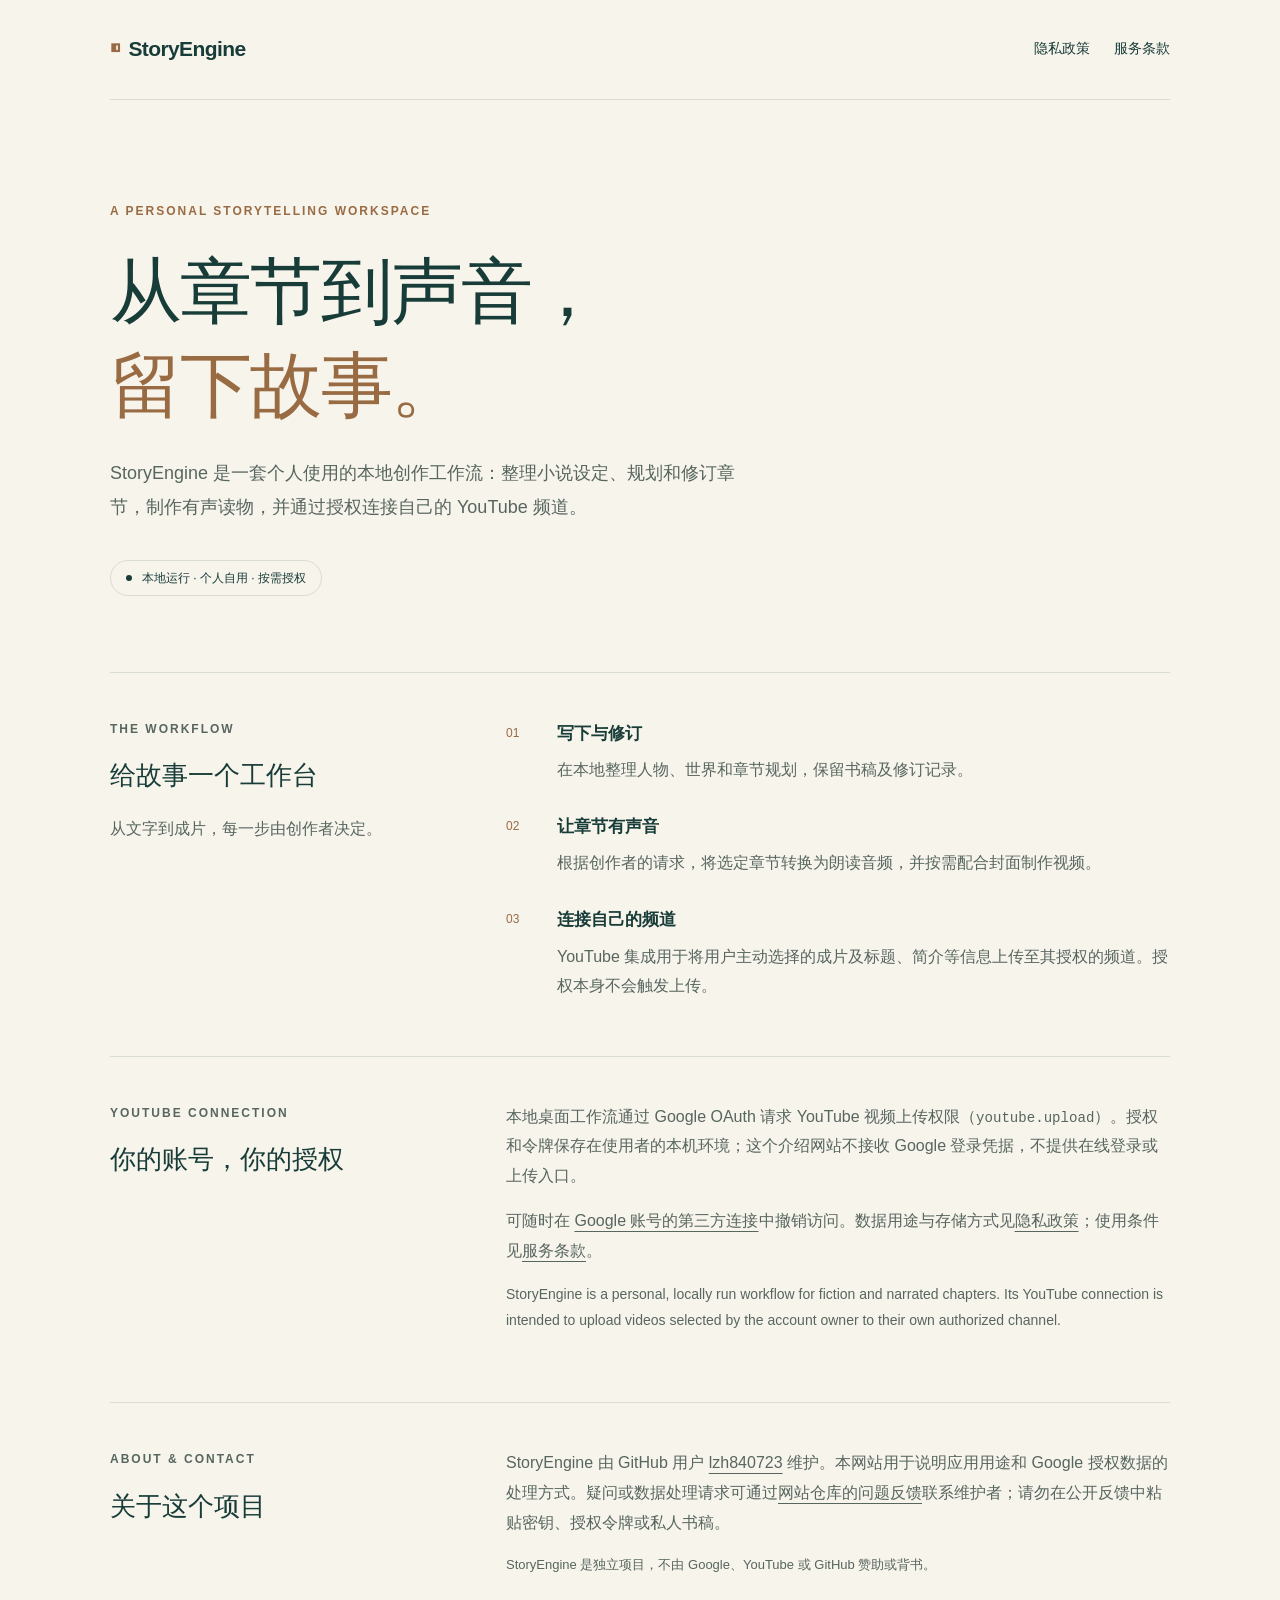
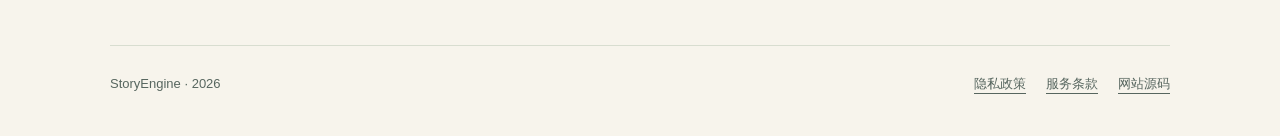
<file: index.html>
<!doctype html>
<html lang="zh-CN">
<head>
  <meta charset="utf-8">
  <meta name="viewport" content="width=device-width, initial-scale=1">
  <meta name="description" content="StoryEngine 是个人使用的小说创作与有声章节工作流，支持将用户选定的视频上传至自己的 YouTube 频道。">
  <title>StoryEngine — 从章节到声音</title>
  <link rel="stylesheet" href="styles.css">
</head>
<body>
  <a class="skip" href="#main">跳到正文</a>
  <div class="wrap">
    <header>
      <a class="brand" href="./" aria-label="StoryEngine 首页"><span aria-hidden="true">◧</span>StoryEngine</a>
      <nav aria-label="主要导航"><a href="privacy.html">隐私政策</a><a href="terms.html">服务条款</a></nav>
    </header>
    <main id="main">
      <section class="hero">
        <p class="eyebrow">A personal storytelling workspace</p>
        <h1>从章节到声音，<br><em>留下故事。</em></h1>
        <p class="lead">StoryEngine 是一套个人使用的本地创作工作流：整理小说设定、规划和修订章节，制作有声读物，并通过授权连接自己的 YouTube 频道。</p>
        <div class="note"><span class="dot" aria-hidden="true"></span>本地运行 · 个人自用 · 按需授权</div>
      </section>
      <section class="section" aria-labelledby="workflow-title">
        <div><p class="eyebrow">The workflow</p><h2 id="workflow-title">给故事一个工作台</h2><p>从文字到成片，每一步由创作者决定。</p></div>
        <ol class="steps">
          <li><span class="number" aria-hidden="true">01</span><div><h3>写下与修订</h3><p>在本地整理人物、世界和章节规划，保留书稿及修订记录。</p></div></li>
          <li><span class="number" aria-hidden="true">02</span><div><h3>让章节有声音</h3><p>根据创作者的请求，将选定章节转换为朗读音频，并按需配合封面制作视频。</p></div></li>
          <li><span class="number" aria-hidden="true">03</span><div><h3>连接自己的频道</h3><p>YouTube 集成用于将用户主动选择的成片及标题、简介等信息上传至其授权的频道。授权本身不会触发上传。</p></div></li>
        </ol>
      </section>
      <section class="section" aria-labelledby="youtube-title">
        <div><p class="eyebrow">YouTube connection</p><h2 id="youtube-title">你的账号，你的授权</h2></div>
        <div><p>本地桌面工作流通过 Google OAuth 请求 YouTube 视频上传权限（<code>youtube.upload</code>）。授权和令牌保存在使用者的本机环境；这个介绍网站不接收 Google 登录凭据，不提供在线登录或上传入口。</p><p>可随时在 <a href="https://myaccount.google.com/connections">Google 账号的第三方连接</a>中撤销访问。数据用途与存储方式见<a href="privacy.html">隐私政策</a>；使用条件见<a href="terms.html">服务条款</a>。</p><p class="english" lang="en">StoryEngine is a personal, locally run workflow for fiction and narrated chapters. Its YouTube connection is intended to upload videos selected by the account owner to their own authorized channel.</p></div>
      </section>
      <section class="section" aria-labelledby="contact-title">
        <div><p class="eyebrow">About &amp; contact</p><h2 id="contact-title">关于这个项目</h2></div>
        <div><p>StoryEngine 由 GitHub 用户 <a href="https://github.com/lzh840723">lzh840723</a> 维护。本网站用于说明应用用途和 Google 授权数据的处理方式。疑问或数据处理请求可通过<a href="https://github.com/lzh840723/lzh840723.github.io/issues">网站仓库的问题反馈</a>联系维护者；请勿在公开反馈中粘贴密钥、授权令牌或私人书稿。</p><p class="quiet">StoryEngine 是独立项目，不由 Google、YouTube 或 GitHub 赞助或背书。</p></div>
      </section>
    </main>
    <footer><span>StoryEngine · 2026</span><div><a href="privacy.html">隐私政策</a><a href="terms.html">服务条款</a><a href="https://github.com/lzh840723/lzh840723.github.io">网站源码</a></div></footer>
  </div>
</body>
</html>
</file>
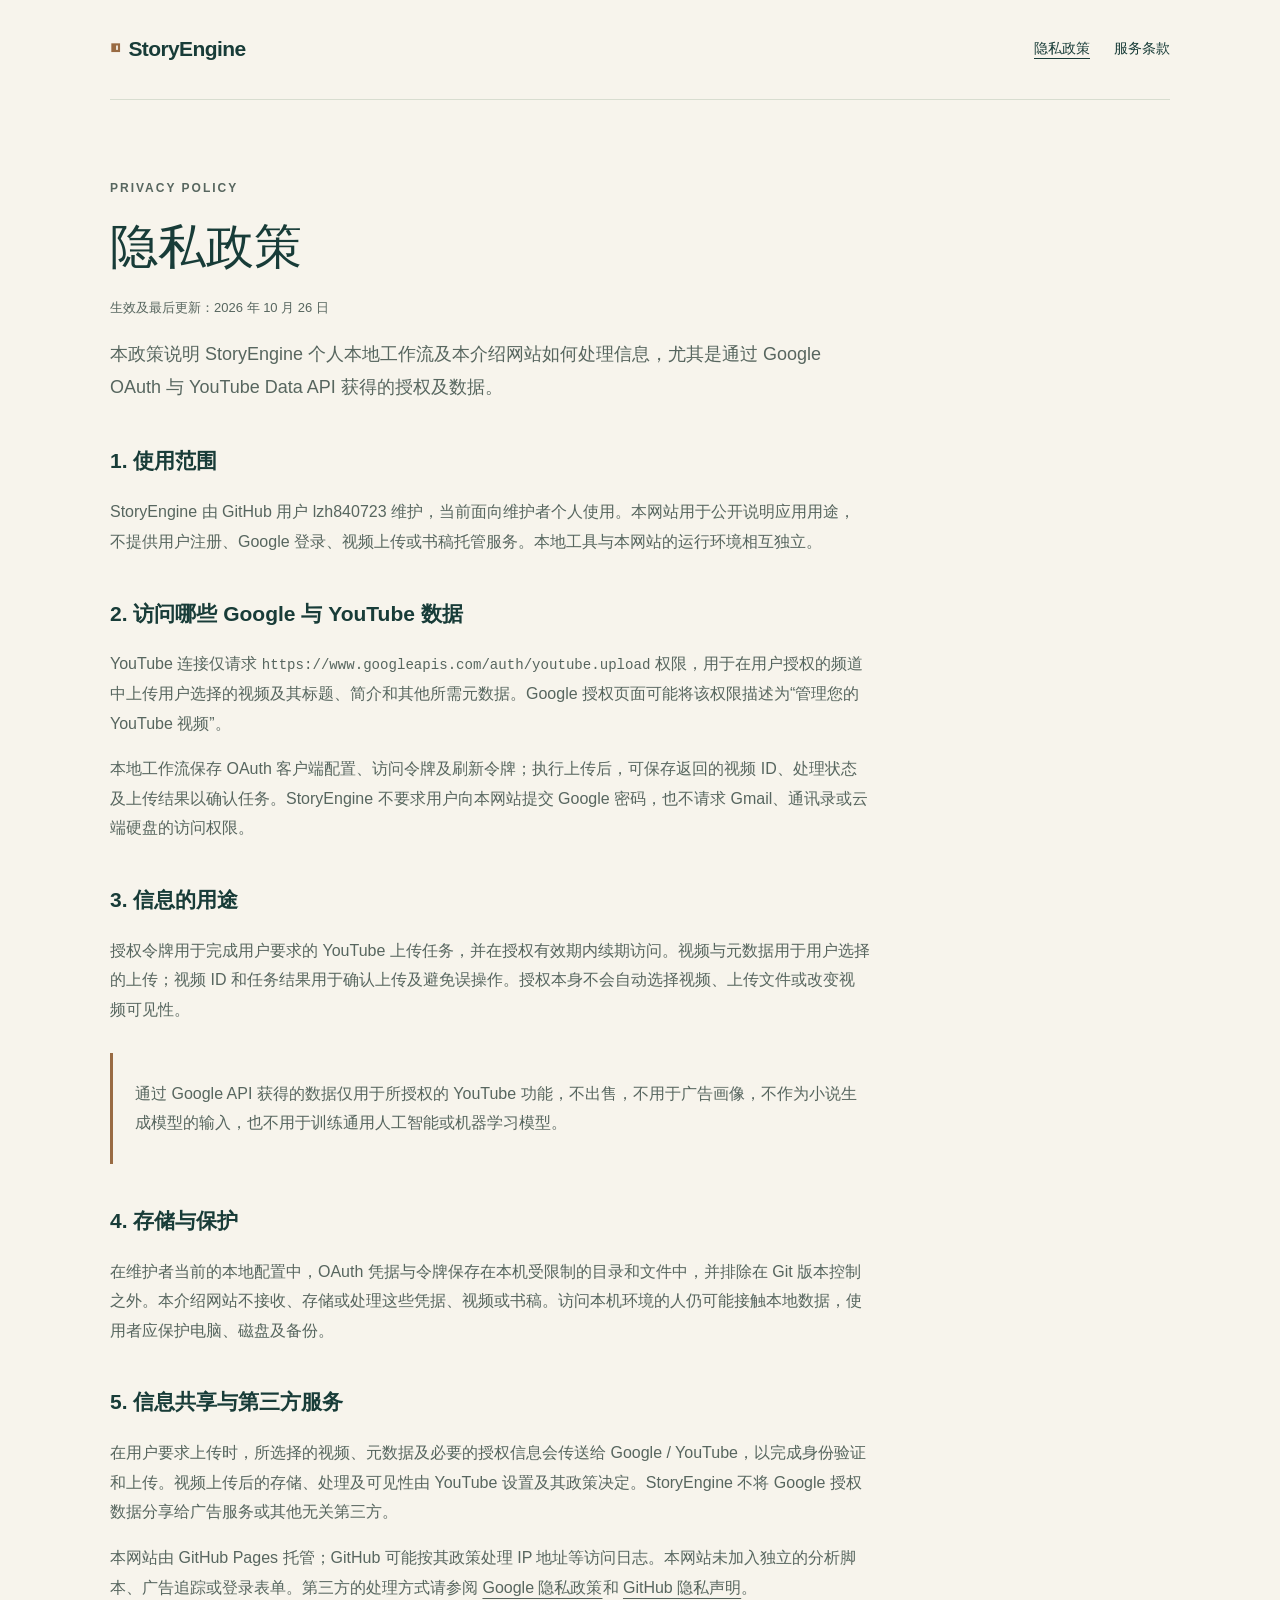
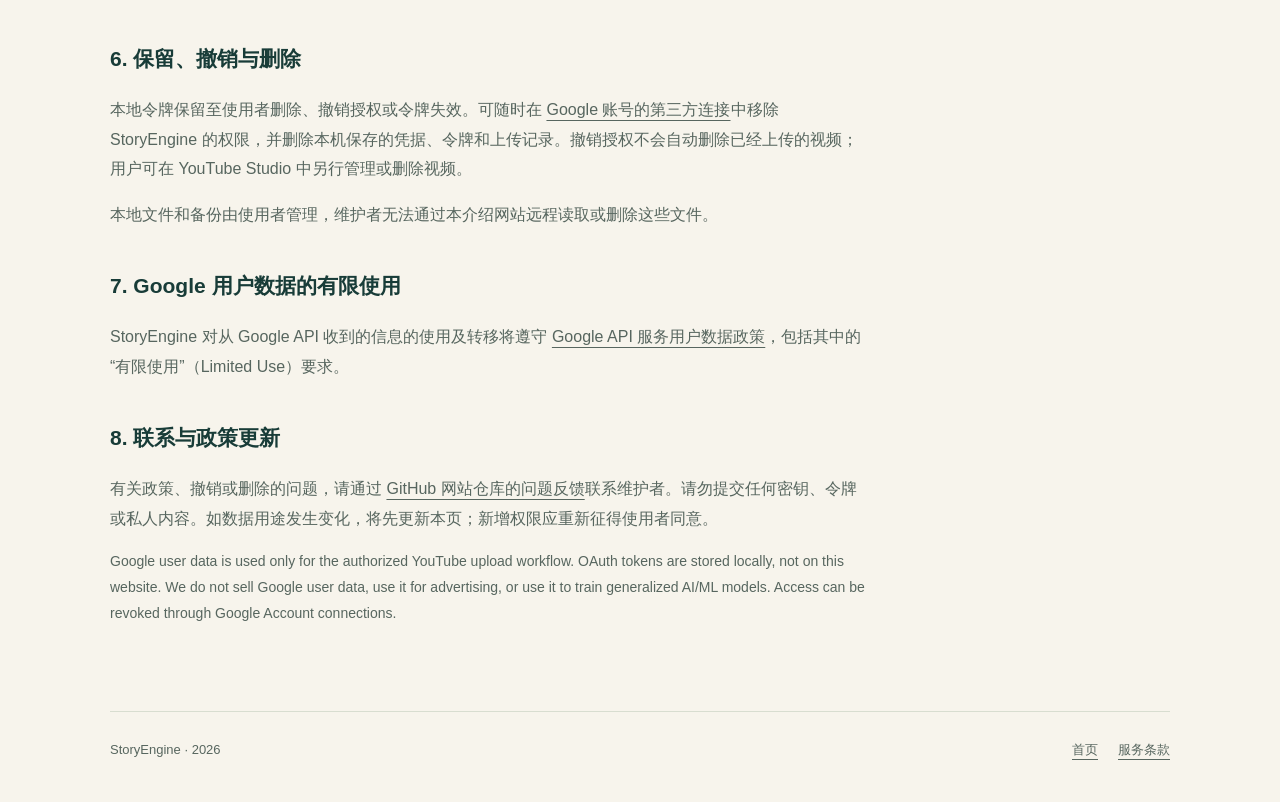
<file: privacy.html>
<!doctype html>
<html lang="zh-CN">
<head><meta charset="utf-8"><meta name="viewport" content="width=device-width, initial-scale=1"><meta name="description" content="StoryEngine 的隐私政策：YouTube 授权数据的访问、用途、存储、共享与删除。"><title>隐私政策 · StoryEngine</title><link rel="stylesheet" href="styles.css"></head>
<body>
  <a class="skip" href="#main">跳到正文</a>
  <div class="wrap">
    <header><a class="brand" href="./"><span aria-hidden="true">◧</span>StoryEngine</a><nav aria-label="主要导航"><a href="privacy.html" aria-current="page">隐私政策</a><a href="terms.html">服务条款</a></nav></header>
    <main id="main" class="document">
      <p class="eyebrow">Privacy policy</p><h1>隐私政策</h1><p class="quiet">生效及最后更新：2026 年 10 月 26 日</p>
      <p class="intro">本政策说明 StoryEngine 个人本地工作流及本介绍网站如何处理信息，尤其是通过 Google OAuth 与 YouTube Data API 获得的授权及数据。</p>
      <h2>1. 使用范围</h2><p>StoryEngine 由 GitHub 用户 lzh840723 维护，当前面向维护者个人使用。本网站用于公开说明应用用途，不提供用户注册、Google 登录、视频上传或书稿托管服务。本地工具与本网站的运行环境相互独立。</p>
      <h2>2. 访问哪些 Google 与 YouTube 数据</h2><p>YouTube 连接仅请求 <code>https://www.googleapis.com/auth/youtube.upload</code> 权限，用于在用户授权的频道中上传用户选择的视频及其标题、简介和其他所需元数据。Google 授权页面可能将该权限描述为“管理您的 YouTube 视频”。</p><p>本地工作流保存 OAuth 客户端配置、访问令牌及刷新令牌；执行上传后，可保存返回的视频 ID、处理状态及上传结果以确认任务。StoryEngine 不要求用户向本网站提交 Google 密码，也不请求 Gmail、通讯录或云端硬盘的访问权限。</p>
      <h2>3. 信息的用途</h2><p>授权令牌用于完成用户要求的 YouTube 上传任务，并在授权有效期内续期访问。视频与元数据用于用户选择的上传；视频 ID 和任务结果用于确认上传及避免误操作。授权本身不会自动选择视频、上传文件或改变视频可见性。</p><div class="callout"><p>通过 Google API 获得的数据仅用于所授权的 YouTube 功能，不出售，不用于广告画像，不作为小说生成模型的输入，也不用于训练通用人工智能或机器学习模型。</p></div>
      <h2>4. 存储与保护</h2><p>在维护者当前的本地配置中，OAuth 凭据与令牌保存在本机受限制的目录和文件中，并排除在 Git 版本控制之外。本介绍网站不接收、存储或处理这些凭据、视频或书稿。访问本机环境的人仍可能接触本地数据，使用者应保护电脑、磁盘及备份。</p>
      <h2>5. 信息共享与第三方服务</h2><p>在用户要求上传时，所选择的视频、元数据及必要的授权信息会传送给 Google / YouTube，以完成身份验证和上传。视频上传后的存储、处理及可见性由 YouTube 设置及其政策决定。StoryEngine 不将 Google 授权数据分享给广告服务或其他无关第三方。</p><p>本网站由 GitHub Pages 托管；GitHub 可能按其政策处理 IP 地址等访问日志。本网站未加入独立的分析脚本、广告追踪或登录表单。第三方的处理方式请参阅 <a href="https://policies.google.com/privacy">Google 隐私政策</a>和 <a href="https://docs.github.com/en/site-policy/privacy-policies/github-general-privacy-statement">GitHub 隐私声明</a>。</p>
      <h2>6. 保留、撤销与删除</h2><p>本地令牌保留至使用者删除、撤销授权或令牌失效。可随时在 <a href="https://myaccount.google.com/connections">Google 账号的第三方连接</a>中移除 StoryEngine 的权限，并删除本机保存的凭据、令牌和上传记录。撤销授权不会自动删除已经上传的视频；用户可在 YouTube Studio 中另行管理或删除视频。</p><p>本地文件和备份由使用者管理，维护者无法通过本介绍网站远程读取或删除这些文件。</p>
      <h2>7. Google 用户数据的有限使用</h2><p>StoryEngine 对从 Google API 收到的信息的使用及转移将遵守 <a href="https://developers.google.com/terms/api-services-user-data-policy">Google API 服务用户数据政策</a>，包括其中的“有限使用”（Limited Use）要求。</p>
      <h2>8. 联系与政策更新</h2><p>有关政策、撤销或删除的问题，请通过 <a href="https://github.com/lzh840723/lzh840723.github.io/issues">GitHub 网站仓库的问题反馈</a>联系维护者。请勿提交任何密钥、令牌或私人内容。如数据用途发生变化，将先更新本页；新增权限应重新征得使用者同意。</p>
      <p class="english" lang="en">Google user data is used only for the authorized YouTube upload workflow. OAuth tokens are stored locally, not on this website. We do not sell Google user data, use it for advertising, or use it to train generalized AI/ML models. Access can be revoked through Google Account connections.</p>
    </main>
    <footer><span>StoryEngine · 2026</span><div><a href="./">首页</a><a href="terms.html">服务条款</a></div></footer>
  </div>
</body>
</html>
</file>
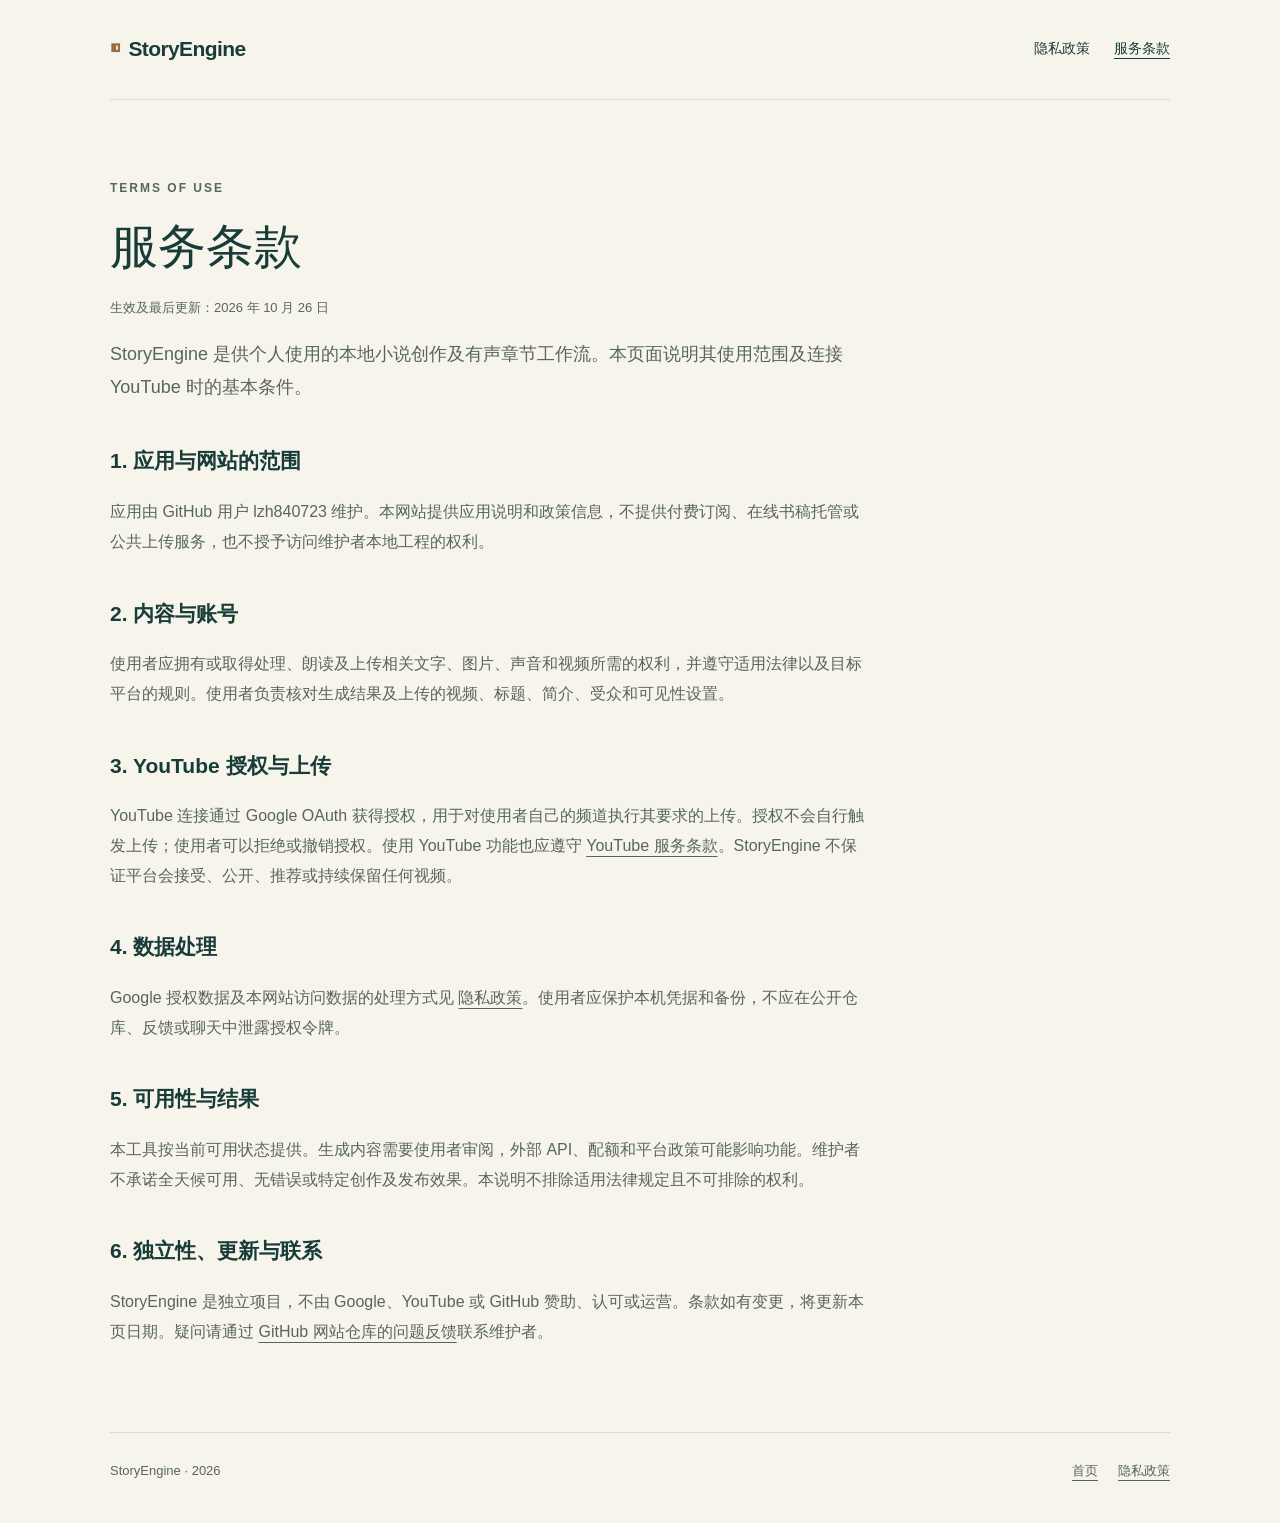
<file: terms.html>
<!doctype html>
<html lang="zh-CN">
<head><meta charset="utf-8"><meta name="viewport" content="width=device-width, initial-scale=1"><meta name="description" content="StoryEngine 个人本地工作流的使用范围、内容责任与 YouTube 授权说明。"><title>服务条款 · StoryEngine</title><link rel="stylesheet" href="styles.css"></head>
<body>
  <a class="skip" href="#main">跳到正文</a>
  <div class="wrap">
    <header><a class="brand" href="./"><span aria-hidden="true">◧</span>StoryEngine</a><nav aria-label="主要导航"><a href="privacy.html">隐私政策</a><a href="terms.html" aria-current="page">服务条款</a></nav></header>
    <main id="main" class="document">
      <p class="eyebrow">Terms of use</p><h1>服务条款</h1><p class="quiet">生效及最后更新：2026 年 10 月 26 日</p>
      <p class="intro">StoryEngine 是供个人使用的本地小说创作及有声章节工作流。本页面说明其使用范围及连接 YouTube 时的基本条件。</p>
      <h2>1. 应用与网站的范围</h2><p>应用由 GitHub 用户 lzh840723 维护。本网站提供应用说明和政策信息，不提供付费订阅、在线书稿托管或公共上传服务，也不授予访问维护者本地工程的权利。</p>
      <h2>2. 内容与账号</h2><p>使用者应拥有或取得处理、朗读及上传相关文字、图片、声音和视频所需的权利，并遵守适用法律以及目标平台的规则。使用者负责核对生成结果及上传的视频、标题、简介、受众和可见性设置。</p>
      <h2>3. YouTube 授权与上传</h2><p>YouTube 连接通过 Google OAuth 获得授权，用于对使用者自己的频道执行其要求的上传。授权不会自行触发上传；使用者可以拒绝或撤销授权。使用 YouTube 功能也应遵守 <a href="https://www.youtube.com/t/terms">YouTube 服务条款</a>。StoryEngine 不保证平台会接受、公开、推荐或持续保留任何视频。</p>
      <h2>4. 数据处理</h2><p>Google 授权数据及本网站访问数据的处理方式见 <a href="privacy.html">隐私政策</a>。使用者应保护本机凭据和备份，不应在公开仓库、反馈或聊天中泄露授权令牌。</p>
      <h2>5. 可用性与结果</h2><p>本工具按当前可用状态提供。生成内容需要使用者审阅，外部 API、配额和平台政策可能影响功能。维护者不承诺全天候可用、无错误或特定创作及发布效果。本说明不排除适用法律规定且不可排除的权利。</p>
      <h2>6. 独立性、更新与联系</h2><p>StoryEngine 是独立项目，不由 Google、YouTube 或 GitHub 赞助、认可或运营。条款如有变更，将更新本页日期。疑问请通过 <a href="https://github.com/lzh840723/lzh840723.github.io/issues">GitHub 网站仓库的问题反馈</a>联系维护者。</p>
    </main>
    <footer><span>StoryEngine · 2026</span><div><a href="./">首页</a><a href="privacy.html">隐私政策</a></div></footer>
  </div>
</body>
</html>
</file>
<file: styles.css>
:root{color-scheme:light;--paper:#f7f4ec;--ink:#183c38;--muted:#57665f;--line:#d8ddd0;--accent:#996b43}*{box-sizing:border-box}html{scroll-behavior:smooth}body{margin:0;background:var(--paper);color:var(--ink);font:16px/1.85 -apple-system,BlinkMacSystemFont,"PingFang SC","Microsoft YaHei",sans-serif}a{color:inherit;text-underline-offset:5px}a:hover{color:var(--accent)}a:focus-visible{outline:3px solid var(--accent);outline-offset:5px}.wrap{width:min(1060px,calc(100% - 64px));margin:auto}.skip{position:absolute;top:-100px;left:20px;background:var(--ink);color:white;padding:8px 16px}.skip:focus{top:10px;z-index:3}header{display:flex;align-items:center;justify-content:space-between;padding:30px 0;border-bottom:1px solid var(--line);gap:24px}.brand{font-size:21px;font-weight:650;letter-spacing:-.6px;text-decoration:none}.brand span{color:var(--accent);padding-right:8px}nav{display:flex;gap:24px;font-size:14px}nav a{text-decoration:none}nav [aria-current=page]{text-decoration:underline}.eyebrow{font-size:12px;font-weight:600;letter-spacing:2px;text-transform:uppercase;color:var(--accent)}.hero{padding:88px 0 76px;max-width:900px}.hero h1{font-family:"Songti SC","STSong",Georgia,serif;font-size:clamp(42px,7vw,72px);line-height:1.3;font-weight:500;letter-spacing:-1.8px;margin:24px 0}.hero h1 em{font-style:normal;color:var(--accent)}.lead{max-width:650px;color:var(--muted);font-size:18px}.note{display:inline-flex;gap:10px;align-items:center;border:1px solid var(--line);border-radius:50px;padding:6px 15px;font-size:12px;margin-top:18px}.dot{width:6px;height:6px;background:var(--ink);border-radius:50%}.section{border-top:1px solid var(--line);padding:45px 0 55px;display:grid;grid-template-columns:1fr 2fr;gap:64px}.section h2{font-family:"Songti SC","STSong",Georgia,serif;font-size:26px;font-weight:500;margin:0 0 14px}.section p{color:var(--muted);margin-top:0}.steps{list-style:none;padding:0;margin:0}.steps li{display:grid;grid-template-columns:35px 1fr;gap:16px;padding:0 0 26px}.steps li:last-child{padding-bottom:0}.number{color:var(--accent);font-size:12px;padding-top:4px}.steps h3{font-size:17px;margin:0 0 6px;font-weight:600}.steps p{margin:0}.quiet{font-size:13px;color:var(--muted)}footer{border-top:1px solid var(--line);display:flex;justify-content:space-between;gap:24px;padding:26px 0 40px;font-size:13px;color:var(--muted)}footer div{display:flex;flex-wrap:wrap;gap:20px}.document{max-width:760px;padding:65px 0 70px}.document h1{font-family:"Songti SC","STSong",Georgia,serif;font-size:clamp(36px,6vw,48px);font-weight:500;line-height:1.35;margin:16px 0}.document h2{font-size:21px;font-weight:600;margin:38px 0 12px}.document p,.document li{color:var(--muted)}.document ul{padding-left:22px}.document .intro{font-size:18px}.callout{border-left:3px solid var(--accent);padding:10px 0 10px 22px;margin:28px 0}.english{font-size:14px;color:var(--muted)}@media(max-width:640px){.wrap{width:calc(100% - 40px)}header{padding:22px 0;align-items:flex-start}nav{gap:14px;font-size:12px}.brand{font-size:18px}.hero{padding:58px 0 52px}.hero h1{letter-spacing:-1px}.lead{font-size:16px}.section{grid-template-columns:1fr;gap:20px;padding:30px 0 36px}footer{flex-direction:column;gap:12px}.document{padding:45px 0}}

code{font-size:.88em;overflow-wrap:anywhere}p{overflow-wrap:break-word}
</file>
